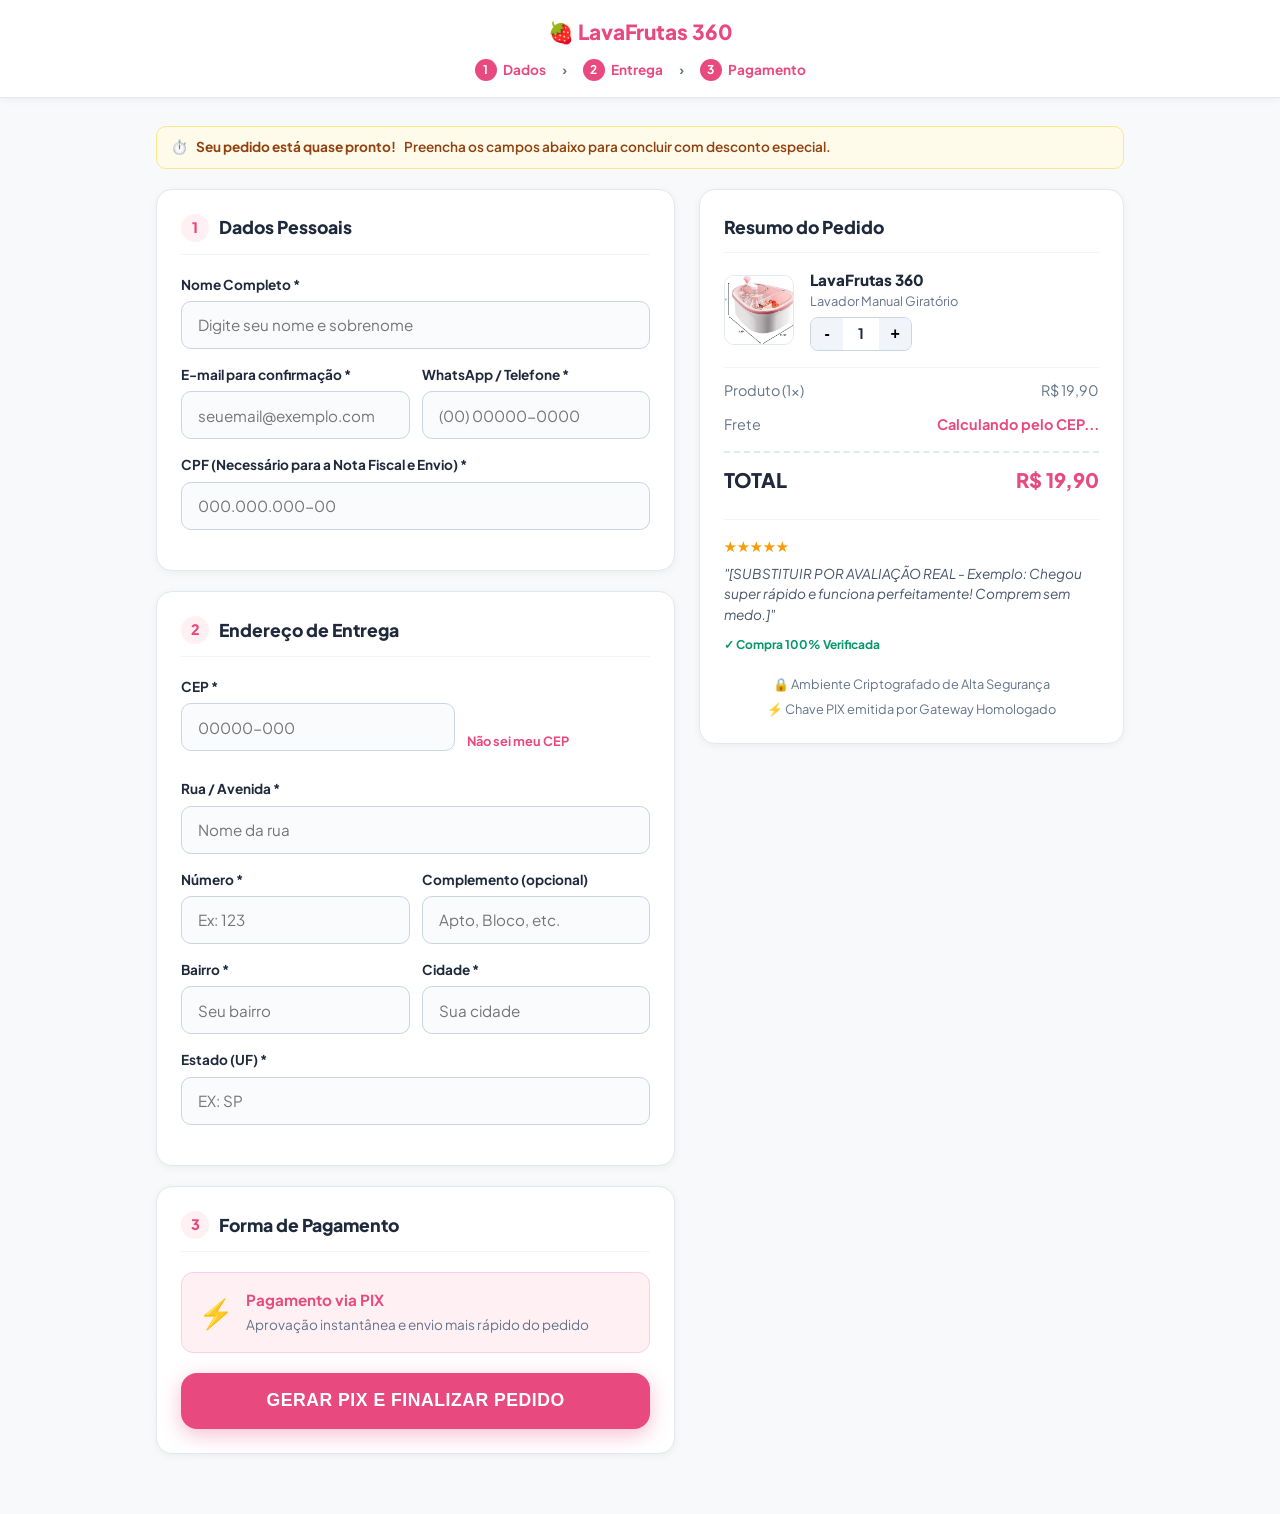
<file: checkout.html>
<!DOCTYPE html>
<html lang="pt-BR">
<head>
  <meta charset="UTF-8">
  <meta name="viewport" content="width=device-width, initial-scale=1.0">
  <title>Finalizar Pedido – LavaFrutas 360</title>
  <meta name="robots" content="noindex, nofollow">
  
  <!-- Fonts -->
  <link rel="preconnect" href="https://fonts.googleapis.com">
  <link rel="preconnect" href="https://fonts.gstatic.com" crossorigin>
  <link href="https://fonts.googleapis.com/css2?family=Plus+Jakarta+Sans:wght@400;600;700;800;900&display=swap" rel="stylesheet">
  
  <!-- Stylesheet -->
  <link rel="stylesheet" href="assets/css/style.css">
  <link rel="stylesheet" href="assets/css/checkout.css">
  <!-- Meta Pixel Code -->
  <script>
  !function(f,b,e,v,n,t,s)
  {if(f.fbq)return;n=f.fbq=function(){n.callMethod?
  n.callMethod.apply(n,arguments):n.queue.push(arguments)};
  if(!f._fbq)f._fbq=n;n.push=n;n.loaded=!0;n.version='2.0';
  n.queue=[];t=b.createElement(e);t.async=!0;
  t.src=v;s=b.getElementsByTagName(e)[0];
  s.parentNode.insertBefore(t,s)}(window, document,'script',
  'https://connect.facebook.net/en_US/fbevents.js');
  fbq('init', '1051805194224329');
  fbq('track', 'PageView');
  fbq('track', 'InitiateCheckout');
  </script>
  <noscript><img height="1" width="1" style="display:none"
  src="https://www.facebook.com/tr?id=1051805194224329&ev=PageView&noscript=1"
  /></noscript>
  <!-- End Meta Pixel Code -->
</head>
<body>

  <!-- CHECKOUT HEADER -->
  <header class="checkout-header">
    <div class="checkout-header-logo">
      🍓 LavaFrutas 360
    </div>
    <div class="checkout-steps">
      <div class="checkout-step-item active">
        <span class="checkout-step-number">1</span> Dados
      </div>
      <span>&rsaquo;</span>
      <div class="checkout-step-item active">
        <span class="checkout-step-number">2</span> Entrega
      </div>
      <span>&rsaquo;</span>
      <div class="checkout-step-item active">
        <span class="checkout-step-number">3</span> Pagamento
      </div>
    </div>
  </header>

  <div class="checkout-container">
    
    <!-- ABANDONMENT RECOVERY ALERT -->
    <div class="abandonment-notice">
      ⏱️ <strong>Seu pedido está quase pronto!</strong> Preencha os campos abaixo para concluir com desconto especial.
    </div>

    <div class="checkout-grid">
      
      <!-- LEFT COLUMN: FORMS -->
      <div>
        
        <!-- STEP 1: IDENTIFICATION -->
        <div class="checkout-card">
          <h2 class="checkout-card-title">
            <span class="checkout-card-title-icon">1</span>
            Dados Pessoais
          </h2>
          
          <div class="form-group">
            <label class="form-label" for="fullName">Nome Completo *</label>
            <input type="text" id="fullName" class="form-input" placeholder="Digite seu nome e sobrenome" required>
          </div>

          <div class="form-row form-row-2">
            <div class="form-group">
              <label class="form-label" for="email">E-mail para confirmação *</label>
              <input type="email" id="email" class="form-input" placeholder="seuemail@exemplo.com" required>
            </div>
            <div class="form-group">
              <label class="form-label" for="phone">WhatsApp / Telefone *</label>
              <input type="tel" id="phone" class="form-input" placeholder="(00) 00000-0000" required>
            </div>
          </div>

          <div class="form-group">
            <label class="form-label" for="cpf">CPF (Necessário para a Nota Fiscal e Envio) *</label>
            <input type="text" id="cpf" class="form-input" placeholder="000.000.000-00" required>
          </div>
        </div>

        <!-- STEP 2: ADDRESS & FREIGHT -->
        <div class="checkout-card">
          <h2 class="checkout-card-title">
            <span class="checkout-card-title-icon">2</span>
            Endereço de Entrega
          </h2>

          <div class="form-row form-row-cep">
            <div class="form-group">
              <label class="form-label" for="cep">CEP *</label>
              <input type="text" id="cep" class="form-input" placeholder="00000-000" required>
            </div>
            <div style="display: flex; align-items: flex-end; margin-bottom: 16px;">
              <a href="https://buscacepinter.correios.com.br/app/cep/index.php" target="_blank" style="font-size: 0.8rem; color: var(--primary-pink); font-weight: 700;">Não sei meu CEP</a>
            </div>
          </div>
          <div id="cepFeedback" style="font-size: 0.8rem; color: var(--primary-pink); font-weight: 700; margin-bottom: 12px;"></div>

          <div class="form-row form-row-2">
            <div class="form-group" style="grid-column: span 2;">
              <label class="form-label" for="street">Rua / Avenida *</label>
              <input type="text" id="street" class="form-input" placeholder="Nome da rua" required>
            </div>
          </div>

          <div class="form-row form-row-2">
            <div class="form-group">
              <label class="form-label" for="number">Número *</label>
              <input type="text" id="number" class="form-input" placeholder="Ex: 123" required>
            </div>
            <div class="form-group">
              <label class="form-label" for="complement">Complemento (opcional)</label>
              <input type="text" id="complement" class="form-input" placeholder="Apto, Bloco, etc.">
            </div>
          </div>

          <div class="form-row form-row-2">
            <div class="form-group">
              <label class="form-label" for="neighborhood">Bairro *</label>
              <input type="text" id="neighborhood" class="form-input" placeholder="Seu bairro" required>
            </div>
            <div class="form-group">
              <label class="form-label" for="city">Cidade *</label>
              <input type="text" id="city" class="form-input" placeholder="Sua cidade" required>
            </div>
          </div>

          <div class="form-group">
            <label class="form-label" for="state">Estado (UF) *</label>
            <input type="text" id="state" class="form-input" placeholder="Ex: SP" maxlength="2" required style="text-transform: uppercase;">
          </div>

          <div id="shippingOptionsContainer" class="shipping-options" style="display: none;">
            <!-- Calculated dynamically by checkout.js -->
          </div>
        </div>

        <!-- STEP 3: PAYMENT VIA PIX -->
        <div class="checkout-card">
          <h2 class="checkout-card-title">
            <span class="checkout-card-title-icon">3</span>
            Forma de Pagamento
          </h2>

          <div style="background-color: var(--soft-pink-bg); border: 1px solid var(--pink-border); border-radius: 12px; padding: 16px; margin-bottom: 20px; display: flex; align-items: center; gap: 12px;">
            <span style="font-size: 1.8rem;">⚡</span>
            <div>
              <strong style="color: var(--primary-pink); font-size: 0.95rem; display: block;">Pagamento via PIX</strong>
              <span style="font-size: 0.85rem; color: #64748B;">Aprovação instantânea e envio mais rápido do pedido</span>
            </div>
          </div>

          <button class="lp-btn lp-btn-pulse" id="btnSubmitOrder">
            GERAR PIX E FINALIZAR PEDIDO
          </button>

          <!-- CONTAINER ONCE PIX IS GENERATED -->
          <div id="pixResultContainer" style="display: none;"></div>

        </div>

      </div>

      <!-- RIGHT COLUMN: ORDER SUMMARY & TRUST -->
      <div>
        
        <div class="checkout-card" style="position: sticky; top: 20px;">
          <h2 class="checkout-card-title" style="margin-bottom: 16px;">
            Resumo do Pedido
          </h2>

          <div class="order-summary-item">
            <img src="assets/images/produto-destaque.jpg" alt="LavaFrutas 360" class="order-summary-img">
            <div>
              <div class="order-summary-title">LavaFrutas 360</div>
              <div style="font-size: 0.8rem; color: #64748B;">Lavador Manual Giratório</div>
              
              <div class="order-qty-control">
                <button type="button" class="order-qty-btn" id="btnQtyMinus">-</button>
                <span class="order-qty-val" id="qtyVal">1</span>
                <button type="button" class="order-qty-btn" id="btnQtyPlus">+</button>
              </div>
            </div>
          </div>

          <div class="order-total-row">
            <span>Produto (<span id="summaryQtyDisplay">1</span>x)</span>
            <span id="summarySubtotal">R$ 19,90</span>
          </div>

          <div class="order-total-row">
            <span>Frete</span>
            <span id="summaryShipping" style="font-weight: 700; color: var(--primary-pink);">Calculando pelo CEP...</span>
          </div>

          <div class="order-total-row final">
            <span>TOTAL</span>
            <span id="summaryTotal">R$ 19,90</span>
          </div>

          <!-- SINGLE REVIEW FOR TRUST REINFORCEMENT -->
          <div style="margin-top: 24px; padding-top: 16px; border-top: 1px solid #F1F5F9;">
            <div style="color: #F59E0B; font-size: 0.9rem;">★★★★★</div>
            <p style="font-size: 0.85rem; font-style: italic; color: #475569; margin: 6px 0;">
              "[SUBSTITUIR POR AVALIAÇÃO REAL - Exemplo: Chegou super rápido e funciona perfeitamente! Comprem sem medo.]"
            </p>
            <span style="font-size: 0.75rem; font-weight: 700; color: #059669;">✓ Compra 100% Verificada</span>
          </div>

          <div style="margin-top: 20px; text-align: center; font-size: 0.8rem; color: #64748B; display: flex; flex-direction: column; gap: 6px;">
            <span>🔒 Ambiente Criptografado de Alta Segurança</span>
            <span>⚡ Chave PIX emitida por Gateway Homologado</span>
          </div>
        </div>

      </div>

    </div>

  </div>

  <script src="assets/js/checkout.js"></script>
</body>
</html>
</file>
<file: assets/css/style.css>
/* ==========================================================================
   LAVAFRUTAS 360 - LANDING PAGE STYLES (MOBILE-FIRST & DIVI COMPATIBLE)
   ========================================================================== */

:root {
  --primary-pink: #E84A7F;
  --primary-pink-hover: #D93B6E;
  --soft-pink-bg: #FFF0F4;
  --soft-pink-card: #FDE8ED;
  --pink-border: #FBCFE8;
  --green-success: #10B981;
  --green-bg: #ECFDF5;
  --text-dark: #1E293B;
  --text-muted: #64748B;
  --bg-light: #FAFAFC;
  --white: #FFFFFF;
  --shadow-sm: 0 2px 8px rgba(232, 74, 127, 0.06);
  --shadow-md: 0 8px 24px rgba(232, 74, 127, 0.08);
  --shadow-lg: 0 12px 36px rgba(0, 0, 0, 0.1);
  --radius-sm: 8px;
  --radius-md: 16px;
  --radius-lg: 24px;
  --font-family: 'Plus Jakarta Sans', -apple-system, BlinkMacSystemFont, 'Segoe UI', Roboto, sans-serif;
}

/* Reset & Base Settings */
* {
  box-sizing: border-box;
  margin: 0;
  padding: 0;
}

html {
  scroll-behavior: smooth;
  font-size: 16px;
}

body {
  font-family: var(--font-family);
  background-color: var(--bg-light);
  color: var(--text-dark);
  line-height: 1.6;
  -webkit-font-smoothing: antialiased;
  padding-bottom: 80px; /* Space for mobile sticky CTA */
}

@media (min-width: 992px) {
  body {
    padding-bottom: 0;
  }
}

img {
  max-width: 100%;
  height: auto;
  display: block;
}

a {
  text-decoration: none;
  color: inherit;
}

/* Container */
.lp-container {
  width: 100%;
  max-width: 1140px;
  margin: 0 auto;
  padding: 0 20px;
}

/* Typography */
.lp-headline {
  font-size: 1.85rem;
  font-weight: 800;
  line-height: 1.25;
  color: var(--text-dark);
  letter-spacing: -0.02em;
}

.lp-subheadline {
  font-size: 1rem;
  color: var(--text-muted);
  margin-top: 12px;
}

.lp-section-title {
  font-size: 1.6rem;
  font-weight: 800;
  text-align: center;
  margin-bottom: 12px;
  color: var(--text-dark);
}

.lp-section-subtitle {
  font-size: 1rem;
  color: var(--text-muted);
  text-align: center;
  max-width: 600px;
  margin: 0 auto 32px auto;
}

@media (min-width: 768px) {
  .lp-headline { font-size: 2.6rem; }
  .lp-subheadline { font-size: 1.15rem; }
  .lp-section-title { font-size: 2.2rem; }
  .lp-section-subtitle { font-size: 1.1rem; }
}

/* Buttons */
.lp-btn {
  display: inline-flex;
  align-items: center;
  justify-content: center;
  width: 100%;
  min-height: 56px;
  padding: 16px 28px;
  background-color: var(--primary-pink);
  color: var(--white);
  font-size: 1.1rem;
  font-weight: 800;
  text-transform: uppercase;
  letter-spacing: 0.03em;
  border-radius: var(--radius-md);
  border: none;
  cursor: pointer;
  box-shadow: 0 6px 20px rgba(232, 74, 127, 0.35);
  transition: transform 0.2s ease, background-color 0.2s ease, box-shadow 0.2s ease;
  text-align: center;
}

.lp-btn:hover {
  background-color: var(--primary-pink-hover);
  transform: translateY(-2px);
  box-shadow: 0 10px 25px rgba(232, 74, 127, 0.45);
}

.lp-btn:active {
  transform: translateY(0);
}

.lp-btn-pulse {
  animation: pulse-glow 2s infinite;
}

@keyframes pulse-glow {
  0% { box-shadow: 0 0 0 0 rgba(232, 74, 127, 0.5); }
  70% { box-shadow: 0 0 0 16px rgba(232, 74, 127, 0); }
  100% { box-shadow: 0 0 0 0 rgba(232, 74, 127, 0); }
}

/* Top Announcement Bar */
.lp-topbar {
  background: linear-gradient(90deg, #E84A7F 0%, #D93B6E 100%);
  color: var(--white);
  font-size: 0.85rem;
  font-weight: 700;
  text-align: center;
  padding: 10px 15px;
  letter-spacing: 0.02em;
}

/* Hero Section */
.lp-hero {
  padding: 32px 0 48px 0;
  background: radial-gradient(circle at top right, #FFF0F4 0%, #FAFAFC 70%);
}

.lp-hero-grid {
  display: flex;
  flex-direction: column;
  gap: 32px;
}

.lp-hero-badge-tag {
  display: inline-block;
  background-color: var(--soft-pink-card);
  color: var(--primary-pink);
  font-weight: 700;
  font-size: 0.85rem;
  padding: 6px 14px;
  border-radius: 50px;
  margin-bottom: 12px;
  border: 1px solid var(--pink-border);
}

.lp-hero-price-box {
  background: var(--white);
  border: 2px dashed var(--pink-border);
  border-radius: var(--radius-md);
  padding: 16px;
  margin: 20px 0;
  text-align: center;
  box-shadow: var(--shadow-sm);
}

.lp-hero-price-label {
  font-size: 0.85rem;
  font-weight: 700;
  color: var(--text-muted);
  text-transform: uppercase;
}

.lp-hero-price-value {
  font-size: 2.2rem;
  font-weight: 900;
  color: var(--primary-pink);
  line-height: 1.1;
}

.lp-hero-price-subtext {
  font-size: 0.85rem;
  color: var(--text-muted);
  margin-top: 4px;
}

.lp-hero-trust-list {
  display: flex;
  flex-direction: column;
  gap: 8px;
  margin-top: 16px;
}

.lp-hero-trust-item {
  display: flex;
  align-items: center;
  gap: 8px;
  font-size: 0.9rem;
  font-weight: 600;
  color: #059669;
}

.lp-hero-image-wrapper {
  position: relative;
  border-radius: var(--radius-lg);
  overflow: hidden;
  box-shadow: var(--shadow-md);
  background: var(--white);
}

.lp-hero-image-wrapper img {
  width: 100%;
  object-fit: cover;
}

.lp-floating-badge {
  position: absolute;
  bottom: 16px;
  left: 16px;
  right: 16px;
  background: rgba(255, 255, 255, 0.95);
  backdrop-filter: blur(8px);
  padding: 12px 16px;
  border-radius: var(--radius-md);
  box-shadow: var(--shadow-md);
  display: flex;
  align-items: center;
  gap: 12px;
  border: 1px solid rgba(255, 255, 255, 0.8);
}

@media (min-width: 992px) {
  .lp-hero-grid {
    display: grid;
    grid-template-columns: 1.1fr 0.9fr;
    align-items: center;
    gap: 48px;
  }
  .lp-hero-price-box {
    text-align: left;
    display: flex;
    align-items: center;
    justify-content: space-between;
    padding: 16px 24px;
  }
  .lp-hero-trust-list {
    flex-direction: row;
    justify-content: space-between;
  }
}

/* Benefits Bar */
.lp-beneficios {
  padding: 40px 0;
  background-color: var(--white);
  border-top: 1px solid #F1F5F9;
  border-bottom: 1px solid #F1F5F9;
}

.lp-beneficios-grid {
  display: grid;
  grid-template-columns: repeat(2, 1fr);
  gap: 16px;
}

.lp-beneficio-card {
  background-color: var(--bg-light);
  border: 1px solid #E2E8F0;
  border-radius: var(--radius-md);
  padding: 20px 16px;
  text-align: center;
  transition: transform 0.2s ease, box-shadow 0.2s ease;
}

.lp-beneficio-card:hover {
  transform: translateY(-4px);
  box-shadow: var(--shadow-sm);
  border-color: var(--pink-border);
}

.lp-beneficio-icon {
  font-size: 2rem;
  margin-bottom: 10px;
  display: inline-block;
}

.lp-beneficio-title {
  font-size: 0.95rem;
  font-weight: 800;
  color: var(--text-dark);
  margin-bottom: 6px;
  text-transform: uppercase;
}

.lp-beneficio-desc {
  font-size: 0.85rem;
  color: var(--text-muted);
}

@media (min-width: 992px) {
  .lp-beneficios-grid {
    grid-template-columns: repeat(4, 1fr);
    gap: 24px;
  }
}

/* Problem Section */
.lp-problema {
  padding: 60px 0;
  background-color: var(--soft-pink-bg);
}

.lp-problema-grid {
  display: flex;
  flex-direction: column;
  gap: 32px;
  align-items: center;
}

.lp-problema-box {
  background-color: var(--white);
  padding: 28px;
  border-radius: var(--radius-lg);
  box-shadow: var(--shadow-md);
  border: 1px solid var(--pink-border);
}

.lp-problema-box h3 {
  font-size: 1.3rem;
  font-weight: 800;
  color: var(--primary-pink);
  margin-bottom: 12px;
}

@media (min-width: 768px) {
  .lp-problema-grid {
    display: grid;
    grid-template-columns: 1fr 1fr;
    gap: 48px;
  }
}

/* Steps / Demonstration */
.lp-passos {
  padding: 60px 0;
}

.lp-passos-grid {
  display: grid;
  grid-template-columns: 1fr;
  gap: 20px;
  margin-top: 36px;
}

.lp-passo-card {
  background: var(--white);
  border-radius: var(--radius-md);
  padding: 24px;
  box-shadow: var(--shadow-sm);
  border: 1px solid #E2E8F0;
  position: relative;
  overflow: hidden;
  transition: transform 0.2s ease;
}

.lp-passo-card:hover {
  transform: translateY(-4px);
  border-color: var(--primary-pink);
}

.lp-passo-number {
  font-size: 2.5rem;
  font-weight: 900;
  color: var(--soft-pink-card);
  position: absolute;
  top: 12px;
  right: 16px;
  line-height: 1;
}

.lp-passo-title {
  font-size: 1.1rem;
  font-weight: 800;
  color: var(--primary-pink);
  margin-bottom: 8px;
}

.lp-passo-desc {
  font-size: 0.95rem;
  color: var(--text-muted);
}

@media (min-width: 768px) {
  .lp-passos-grid {
    grid-template-columns: repeat(3, 1fr);
  }
}

/* How it Works / Washing System */
.lp-lavagem {
  padding: 60px 0;
  background-color: var(--white);
}

.lp-lavagem-grid {
  display: flex;
  flex-direction: column;
  gap: 32px;
}

.lp-highlight-tag {
  display: inline-flex;
  align-items: center;
  gap: 8px;
  background-color: var(--soft-pink-card);
  color: var(--primary-pink);
  font-weight: 800;
  font-size: 0.95rem;
  padding: 10px 18px;
  border-radius: var(--radius-sm);
  margin: 16px 0;
  border: 1px dashed var(--primary-pink);
}

@media (min-width: 768px) {
  .lp-lavagem-grid {
    display: grid;
    grid-template-columns: 1fr 1fr;
    align-items: center;
    gap: 48px;
  }
}

/* Hand Crank Feature Section */
.lp-manivela {
  padding: 60px 0;
  background: linear-gradient(180deg, #FAFAFC 0%, #FFF0F4 100%);
}

.lp-manivela-list {
  display: grid;
  grid-template-columns: repeat(2, 1fr);
  gap: 12px;
  margin-top: 20px;
}

.lp-manivela-item {
  background: var(--white);
  padding: 12px 16px;
  border-radius: var(--radius-sm);
  font-size: 0.9rem;
  font-weight: 700;
  color: var(--text-dark);
  box-shadow: var(--shadow-sm);
  display: flex;
  align-items: center;
  gap: 8px;
}

/* Drainage System */
.lp-drenagem {
  padding: 60px 0;
  background-color: var(--white);
}

.lp-drenagem-bullets {
  list-style: none;
  margin-top: 20px;
}

.lp-drenagem-bullets li {
  position: relative;
  padding-left: 28px;
  margin-bottom: 12px;
  font-size: 1rem;
  font-weight: 600;
}

.lp-drenagem-bullets li::before {
  content: "✓";
  position: absolute;
  left: 0;
  top: 0;
  color: var(--green-success);
  font-weight: 900;
  font-size: 1.1rem;
}

/* Suitable Fruits Section */
.lp-alimentos {
  padding: 60px 0;
  background-color: var(--bg-light);
}

.lp-alimentos-grid {
  display: grid;
  grid-template-columns: repeat(2, 1fr);
  gap: 16px;
}

.lp-alimento-card {
  background-color: var(--white);
  border-radius: var(--radius-md);
  padding: 18px;
  text-align: center;
  box-shadow: var(--shadow-sm);
  border: 1px solid #E2E8F0;
  font-weight: 700;
  font-size: 1.05rem;
  display: flex;
  align-items: center;
  justify-content: center;
  gap: 10px;
}

@media (min-width: 768px) {
  .lp-alimentos-grid {
    grid-template-columns: repeat(3, 1fr);
  }
}

/* Comparison Table */
.lp-comparacao {
  padding: 60px 0;
  background-color: var(--white);
}

.lp-comparacao-grid {
  display: grid;
  grid-template-columns: 1fr;
  gap: 24px;
  margin-top: 32px;
}

.lp-comp-box {
  border-radius: var(--radius-lg);
  padding: 28px;
}

.lp-comp-box.bad {
  background-color: #FEF2F2;
  border: 1px solid #FCA5A5;
}

.lp-comp-box.good {
  background-color: #ECFDF5;
  border: 2px solid #34D399;
  box-shadow: var(--shadow-md);
}

.lp-comp-title {
  font-size: 1.25rem;
  font-weight: 800;
  margin-bottom: 16px;
}

.lp-comp-box.bad .lp-comp-title { color: #DC2626; }
.lp-comp-box.good .lp-comp-title { color: #059669; }

.lp-comp-list {
  list-style: none;
}

.lp-comp-list li {
  margin-bottom: 12px;
  font-size: 0.95rem;
  font-weight: 600;
}

@media (min-width: 768px) {
  .lp-comparacao-grid {
    grid-template-columns: 1fr 1fr;
  }
}

/* Mid CTA Banner */
.lp-cta-mid {
  padding: 48px 0;
  background: linear-gradient(135deg, #FFF0F4 0%, #FDE8ED 100%);
  border-top: 1px solid var(--pink-border);
  border-bottom: 1px solid var(--pink-border);
  text-align: center;
}

/* Gallery Section */
.lp-galeria {
  padding: 60px 0;
  background-color: var(--bg-light);
}

.lp-galeria-grid {
  display: grid;
  grid-template-columns: repeat(2, 1fr);
  gap: 12px;
  margin-top: 24px;
}

.lp-galeria-item {
  border-radius: var(--radius-md);
  overflow: hidden;
  box-shadow: var(--shadow-sm);
  cursor: pointer;
  aspect-ratio: 1 / 1;
  background: var(--white);
  transition: transform 0.2s ease;
}

.lp-galeria-item:hover {
  transform: scale(1.03);
}

.lp-galeria-item img {
  width: 100%;
  height: 100%;
  object-fit: cover;
}

@media (min-width: 768px) {
  .lp-galeria-grid {
    grid-template-columns: repeat(3, 1fr);
    gap: 20px;
  }
}

/* Reviews / Testimonials Styling */
.lp-reviews-section {
  padding: 60px 0;
  background-color: var(--white);
}

.lp-review-card {
  background: var(--white);
  border-radius: var(--radius-md);
  padding: 24px;
  box-shadow: var(--shadow-sm);
  border: 1px solid #E2E8F0;
  display: flex;
  flex-direction: column;
  justify-content: space-between;
  height: 100%;
}

.lp-review-header {
  display: flex;
  align-items: center;
  gap: 12px;
  margin-bottom: 12px;
}

.lp-review-avatar {
  width: 44px;
  height: 44px;
  border-radius: 50%;
  background-color: var(--soft-pink-card);
  color: var(--primary-pink);
  display: flex;
  align-items: center;
  justify-content: center;
  font-weight: 800;
  font-size: 1.1rem;
}

.lp-review-name {
  font-size: 0.95rem;
  font-weight: 700;
  color: var(--text-dark);
}

.lp-review-verified {
  font-size: 0.75rem;
  color: #059669;
  font-weight: 700;
  display: inline-flex;
  align-items: center;
  gap: 4px;
}

.lp-review-stars {
  color: #F59E0B;
  font-size: 1rem;
  margin-bottom: 8px;
}

.lp-review-text {
  font-size: 0.9rem;
  color: #334155;
  margin-bottom: 16px;
  line-height: 1.5;
}

.lp-review-meta {
  font-size: 0.8rem;
  color: var(--text-muted);
  display: flex;
  justify-content: space-between;
}

/* Reviews Carousel (Mobile Horizontal Scroll-Snap) */
.lp-carrossel-wrapper {
  display: flex;
  gap: 16px;
  overflow-x: auto;
  scroll-snap-type: x mandatory;
  padding: 12px 4px 24px 4px;
  -webkit-overflow-scrolling: touch;
}

.lp-carrossel-wrapper::-webkit-scrollbar {
  height: 6px;
}

.lp-carrossel-wrapper::-webkit-scrollbar-thumb {
  background: var(--pink-border);
  border-radius: 10px;
}

.lp-carrossel-item {
  flex: 0 0 85%; /* 1.1 card peek effect on mobile */
  scroll-snap-align: start;
}

@media (min-width: 768px) {
  .lp-carrossel-item {
    flex: 0 0 calc(33.333% - 12px);
  }
}

/* Review Mural Grid */
.lp-mural-grid {
  display: grid;
  grid-template-columns: 1fr;
  gap: 20px;
}

@media (min-width: 768px) {
  .lp-mural-grid {
    grid-template-columns: repeat(2, 1fr);
  }
}

@media (min-width: 992px) {
  .lp-mural-grid {
    grid-template-columns: repeat(3, 1fr);
  }
}

.lp-load-more-container {
  text-align: center;
  margin-top: 32px;
}

.lp-btn-outline {
  background: transparent;
  border: 2px solid var(--primary-pink);
  color: var(--primary-pink);
  font-weight: 800;
  padding: 14px 28px;
  border-radius: var(--radius-md);
  cursor: pointer;
  transition: all 0.2s ease;
}

.lp-btn-outline:hover {
  background-color: var(--soft-pink-bg);
}

/* Overall Rating Stats Widget */
.lp-stats-widget {
  background: var(--bg-light);
  border-radius: var(--radius-lg);
  padding: 24px;
  margin-bottom: 40px;
  border: 1px solid #E2E8F0;
  display: grid;
  grid-template-columns: 1fr;
  gap: 24px;
  align-items: center;
}

.lp-stats-summary {
  text-align: center;
}

.lp-stats-big-number {
  font-size: 3.5rem;
  font-weight: 900;
  color: var(--text-dark);
  line-height: 1;
}

.lp-stats-bars {
  display: flex;
  flex-direction: column;
  gap: 8px;
}

.lp-bar-row {
  display: flex;
  align-items: center;
  gap: 12px;
  font-size: 0.85rem;
  font-weight: 600;
}

.lp-bar-track {
  flex: 1;
  height: 8px;
  background: #E2E8F0;
  border-radius: 4px;
  overflow: hidden;
}

.lp-bar-fill {
  height: 100%;
  background: #F59E0B;
  border-radius: 4px;
}

@media (min-width: 768px) {
  .lp-stats-widget {
    grid-template-columns: 200px 1fr;
  }
}

/* Accordion FAQ */
.lp-faq {
  padding: 60px 0;
  background-color: var(--bg-light);
}

.lp-faq-container {
  max-width: 800px;
  margin: 0 auto;
}

.lp-faq-item {
  background-color: var(--white);
  border: 1px solid #E2E8F0;
  border-radius: var(--radius-md);
  margin-bottom: 12px;
  overflow: hidden;
}

.lp-faq-question {
  width: 100%;
  padding: 20px;
  background: none;
  border: none;
  text-align: left;
  font-size: 1.05rem;
  font-weight: 800;
  color: var(--text-dark);
  display: flex;
  justify-content: space-between;
  align-items: center;
  cursor: pointer;
  font-family: var(--font-family);
}

.lp-faq-icon {
  font-size: 1.3rem;
  transition: transform 0.3s ease;
  color: var(--primary-pink);
}

.lp-faq-item.active .lp-faq-icon {
  transform: rotate(45deg);
}

.lp-faq-answer {
  max-height: 0;
  overflow: hidden;
  transition: max-height 0.3s ease, padding 0.3s ease;
  padding: 0 20px;
  color: var(--text-muted);
  font-size: 0.95rem;
}

.lp-faq-item.active .lp-faq-answer {
  max-height: 200px;
  padding: 0 20px 20px 20px;
}

/* Final Offer Section */
.lp-oferta-final {
  padding: 60px 0;
  background: radial-gradient(circle at center, #FFF0F4 0%, #FDE8ED 100%);
  text-align: center;
}

.lp-oferta-card {
  background: var(--white);
  border-radius: var(--radius-lg);
  padding: 36px 24px;
  max-width: 650px;
  margin: 0 auto;
  box-shadow: var(--shadow-lg);
  border: 2px solid var(--pink-border);
}

.lp-oferta-card img {
  max-width: 280px;
  margin: 0 auto 20px auto;
}

/* Sticky Buy Button for Mobile */
.lp-sticky-buy {
  position: fixed;
  bottom: 0;
  left: 0;
  right: 0;
  background: rgba(255, 255, 255, 0.96);
  backdrop-filter: blur(10px);
  padding: 12px 16px;
  box-shadow: 0 -4px 20px rgba(0, 0, 0, 0.12);
  z-index: 999;
  display: flex;
  align-items: center;
  justify-content: space-between;
  gap: 12px;
  transform: translateY(100%);
  transition: transform 0.3s ease;
}

.lp-sticky-buy.visible {
  transform: translateY(0);
}

.lp-sticky-price {
  font-size: 1.3rem;
  font-weight: 900;
  color: var(--primary-pink);
  white-space: nowrap;
}

@media (min-width: 992px) {
  .lp-sticky-buy {
    display: none !important;
  }
}

/* Lightbox Modal */
.lp-lightbox {
  position: fixed;
  top: 0;
  left: 0;
  width: 100%;
  height: 100%;
  background: rgba(0, 0, 0, 0.85);
  z-index: 10000;
  display: flex;
  align-items: center;
  justify-content: center;
  opacity: 0;
  pointer-events: none;
  transition: opacity 0.3s ease;
}

.lp-lightbox.active {
  opacity: 1;
  pointer-events: auto;
}

.lp-lightbox img {
  max-width: 90%;
  max-height: 85vh;
  border-radius: var(--radius-md);
  box-shadow: 0 10px 40px rgba(0,0,0,0.5);
}

.lp-lightbox-close {
  position: absolute;
  top: 20px;
  right: 20px;
  color: white;
  font-size: 2rem;
  cursor: pointer;
}

/* Footer */
.lp-footer {
  background-color: var(--text-dark);
  color: #94A3B8;
  padding: 40px 0;
  text-align: center;
  font-size: 0.85rem;
}

.lp-footer a {
  color: var(--pink-border);
  margin: 0 8px;
}
</file>
<file: assets/css/checkout.css>
/* ==========================================================================
   LAVAFRUTAS 360 - CHECKOUT STYLES (DISTRACTION-FREE & HIGH CONVERTING)
   ========================================================================== */

:root {
  --primary-pink: #E84A7F;
  --primary-pink-hover: #D93B6E;
  --soft-pink-bg: #FFF0F4;
  --soft-pink-card: #FDE8ED;
  --pink-border: #FBCFE8;
  --green-success: #10B981;
  --text-dark: #1E293B;
  --text-muted: #64748B;
  --bg-light: #F8F9FA;
  --white: #FFFFFF;
  --shadow-sm: 0 2px 8px rgba(0, 0, 0, 0.05);
  --shadow-md: 0 8px 24px rgba(232, 74, 127, 0.08);
  --radius-md: 16px;
  --font-family: 'Plus Jakarta Sans', -apple-system, BlinkMacSystemFont, sans-serif;
}

* {
  box-sizing: border-box;
  margin: 0;
  padding: 0;
}

body {
  font-family: var(--font-family);
  background-color: var(--bg-light);
  color: var(--text-dark);
  line-height: 1.5;
  padding-bottom: 40px;
}

.checkout-header {
  background: var(--white);
  border-bottom: 1px solid #E2E8F0;
  padding: 16px 0;
  text-align: center;
  box-shadow: var(--shadow-sm);
}

.checkout-header-logo {
  font-size: 1.3rem;
  font-weight: 900;
  color: var(--primary-pink);
  display: flex;
  align-items: center;
  justify-content: center;
  gap: 8px;
}

/* Steps Indicator */
.checkout-steps {
  display: flex;
  justify-content: center;
  align-items: center;
  gap: 16px;
  margin-top: 12px;
  font-size: 0.85rem;
  font-weight: 700;
  color: var(--text-muted);
}

.checkout-step-item {
  display: flex;
  align-items: center;
  gap: 6px;
}

.checkout-step-item.active {
  color: var(--primary-pink);
}

.checkout-step-number {
  width: 22px;
  height: 22px;
  border-radius: 50%;
  background: #E2E8F0;
  color: var(--text-muted);
  display: inline-flex;
  align-items: center;
  justify-content: center;
  font-size: 0.75rem;
}

.checkout-step-item.active .checkout-step-number {
  background: var(--primary-pink);
  color: var(--white);
}

/* Main Container Grid */
.checkout-container {
  max-width: 1000px;
  margin: 28px auto 0 auto;
  padding: 0 16px;
}

.checkout-grid {
  display: grid;
  grid-template-columns: 1fr;
  gap: 24px;
}

@media (min-width: 992px) {
  .checkout-grid {
    grid-template-columns: 1.1fr 0.9fr;
    align-items: start;
  }
}

/* Cards & Sections */
.checkout-card {
  background: var(--white);
  border-radius: var(--radius-md);
  padding: 24px;
  box-shadow: var(--shadow-sm);
  border: 1px solid #E2E8F0;
  margin-bottom: 20px;
}

.checkout-card-title {
  font-size: 1.1rem;
  font-weight: 800;
  color: var(--text-dark);
  margin-bottom: 20px;
  display: flex;
  align-items: center;
  gap: 10px;
  border-bottom: 1px solid #F1F5F9;
  padding-bottom: 12px;
}

.checkout-card-title-icon {
  width: 28px;
  height: 28px;
  border-radius: 50%;
  background: var(--soft-pink-bg);
  color: var(--primary-pink);
  display: inline-flex;
  align-items: center;
  justify-content: center;
  font-size: 0.9rem;
}

/* Form Controls */
.form-group {
  margin-bottom: 16px;
}

.form-label {
  display: block;
  font-size: 0.85rem;
  font-weight: 700;
  color: var(--text-dark);
  margin-bottom: 6px;
}

.form-input {
  width: 100%;
  height: 48px;
  padding: 0 16px;
  border: 1px solid #CBD5E1;
  border-radius: 10px;
  font-size: 0.95rem;
  font-family: var(--font-family);
  color: var(--text-dark);
  background-color: #FAFBFD;
  transition: border-color 0.2s, box-shadow 0.2s;
}

.form-input:focus {
  outline: none;
  border-color: var(--primary-pink);
  box-shadow: 0 0 0 3px rgba(232, 74, 127, 0.15);
  background-color: var(--white);
}

.form-input.error {
  border-color: #EF4444;
  background-color: #FEF2F2;
}

.form-row {
  display: grid;
  grid-template-columns: 1fr;
  gap: 12px;
}

@media (min-width: 576px) {
  .form-row-2 { grid-template-columns: 1fr 1fr; }
  .form-row-cep { grid-template-columns: 1.2fr 0.8fr; }
}

/* Order Summary Box */
.order-summary-item {
  display: flex;
  gap: 16px;
  align-items: center;
  padding-bottom: 16px;
  border-bottom: 1px solid #F1F5F9;
}

.order-summary-img {
  width: 70px;
  height: 70px;
  border-radius: 10px;
  object-fit: cover;
  border: 1px solid #E2E8F0;
}

.order-summary-title {
  font-size: 0.95rem;
  font-weight: 800;
}

.order-qty-control {
  display: inline-flex;
  align-items: center;
  border: 1px solid #CBD5E1;
  border-radius: 8px;
  overflow: hidden;
  margin-top: 6px;
}

.order-qty-btn {
  width: 32px;
  height: 32px;
  background: #F1F5F9;
  border: none;
  font-weight: 800;
  font-size: 1rem;
  cursor: pointer;
  display: flex;
  align-items: center;
  justify-content: center;
}

.order-qty-val {
  width: 36px;
  text-align: center;
  font-weight: 700;
  font-size: 0.9rem;
}

.order-total-row {
  display: flex;
  justify-content: space-between;
  font-size: 0.9rem;
  margin-top: 12px;
  color: var(--text-muted);
}

.order-total-row.final {
  font-size: 1.25rem;
  font-weight: 900;
  color: var(--text-dark);
  border-top: 2px dashed #E2E8F0;
  padding-top: 12px;
  margin-top: 16px;
}

.order-total-row.final span:last-child {
  color: var(--primary-pink);
}

/* Shipping Options Box */
.shipping-options {
  margin-top: 16px;
}

.shipping-option-item {
  display: flex;
  align-items: center;
  justify-content: space-between;
  padding: 12px 16px;
  border: 1px solid #E2E8F0;
  border-radius: 10px;
  margin-bottom: 8px;
  cursor: pointer;
}

.shipping-option-item.selected {
  border-color: var(--primary-pink);
  background-color: var(--soft-pink-bg);
}

/* PIX Box Result */
.pix-box {
  background: var(--soft-pink-bg);
  border: 2px solid var(--pink-border);
  border-radius: var(--radius-md);
  padding: 24px;
  text-align: center;
  margin-top: 20px;
}

.pix-qr-img {
  width: 180px;
  height: 180px;
  margin: 16px auto;
  border-radius: 10px;
  border: 4px solid var(--white);
  box-shadow: var(--shadow-sm);
  background: white;
  display: flex;
  align-items: center;
  justify-content: center;
}

.pix-code-input {
  width: 100%;
  padding: 12px;
  font-family: monospace;
  font-size: 0.8rem;
  border: 1px solid #CBD5E1;
  border-radius: 8px;
  background: var(--white);
  margin-bottom: 12px;
  text-align: center;
}

.pix-status-badge {
  display: inline-flex;
  align-items: center;
  gap: 8px;
  background: #FEF3C7;
  color: #D97706;
  font-weight: 800;
  font-size: 0.85rem;
  padding: 8px 16px;
  border-radius: 50px;
  margin-top: 12px;
}

.pix-status-badge.success {
  background: #D1FAE5;
  color: #059669;
}

/* Abandonment Notice */
.abandonment-notice {
  background: #FFFBEB;
  border: 1px solid #FDE68A;
  color: #92400E;
  padding: 10px 14px;
  border-radius: 10px;
  font-size: 0.85rem;
  font-weight: 600;
  margin-bottom: 20px;
  display: flex;
  align-items: center;
  gap: 8px;
}

/* Spinner loading */
.spinner {
  display: inline-block;
  width: 20px;
  height: 20px;
  border: 3px solid rgba(255,255,255,.3);
  border-radius: 50%;
  border-top-color: #fff;
  animation: spin 0.8s ease-in-out infinite;
}

@keyframes spin {
  to { transform: rotate(360deg); }
}
</file>
